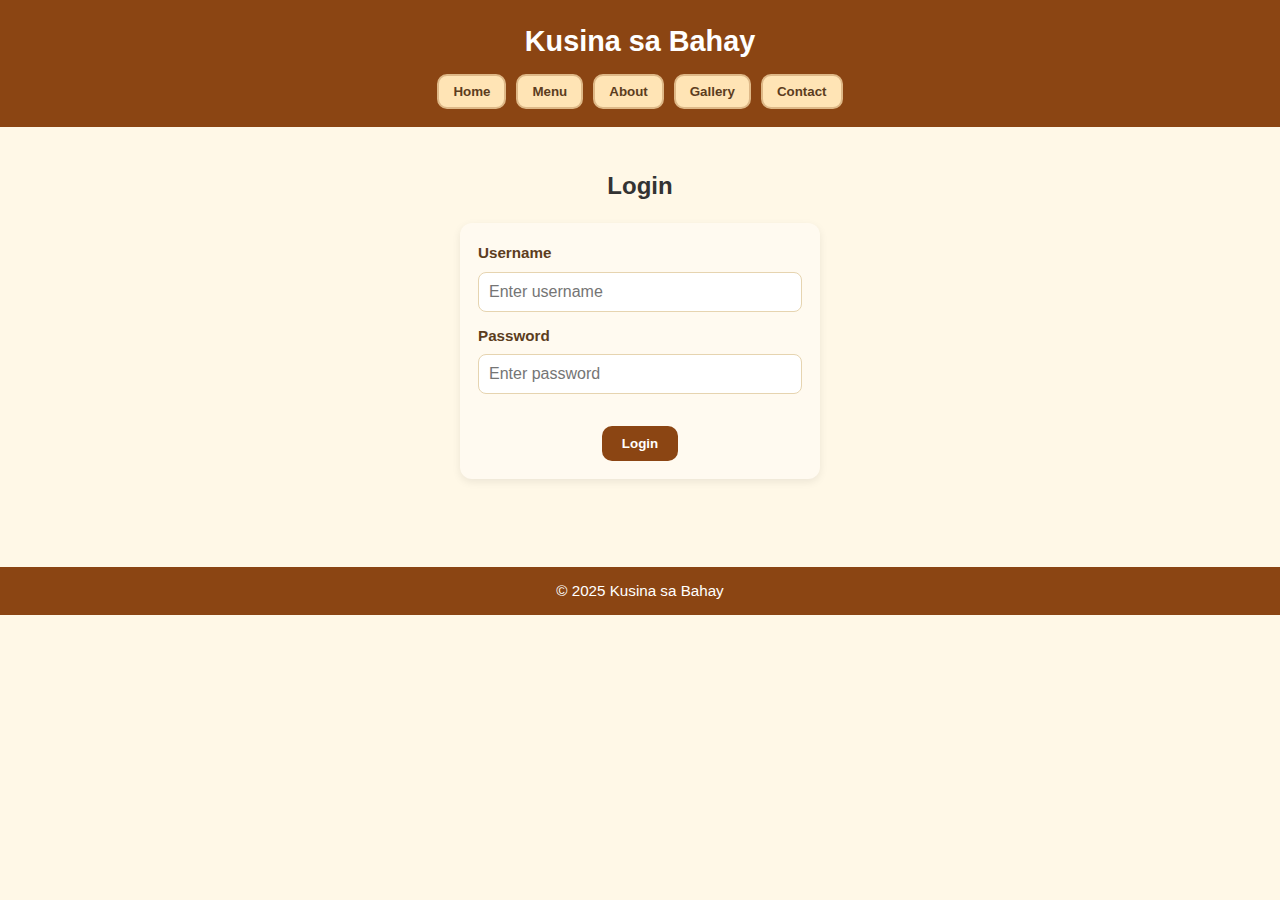
<file: index.html>
<!DOCTYPE html>
<html lang="en">
<head>
  <meta charset="utf-8" />
  <meta name="viewport" content="width=device-width,initial-scale=1" />
  <title>Kusina sa Bahay — Login</title>
  <link rel="stylesheet" href="style.css" />
</head>
<body>
  <header class="header">
    <h1>Kusina sa Bahay</h1>
    <div class="menu-bar">
      <form action="home.html"><button type="submit">Home</button></form>
      <form action="menu.html"><button type="submit">Menu</button></form>
      <form action="about.html"><button type="submit">About</button></form>
      <form action="gallery.html"><button type="submit">Gallery</button></form>
      <form action="contact.html"><button type="submit">Contact</button></form>
    </div>
  </header>

  <div class="page">
    <h2>Login</h2>
    <div class="login-card">
      <label class="input-label">Username
        <input type="text" name="username" placeholder="Enter username" />
      </label>

      <label class="input-label">Password
        <input type="password" name="password" placeholder="Enter password" />
      </label>

      <div class="login-actions">
        <form action="home.html">
          <button type="submit" class="primary">Login</button>
        </form>
      </div>
    </div>
  </div>

  <footer>
    <p>&copy; 2025 Kusina sa Bahay</p>
  </footer>
</body>
</html>
</file>
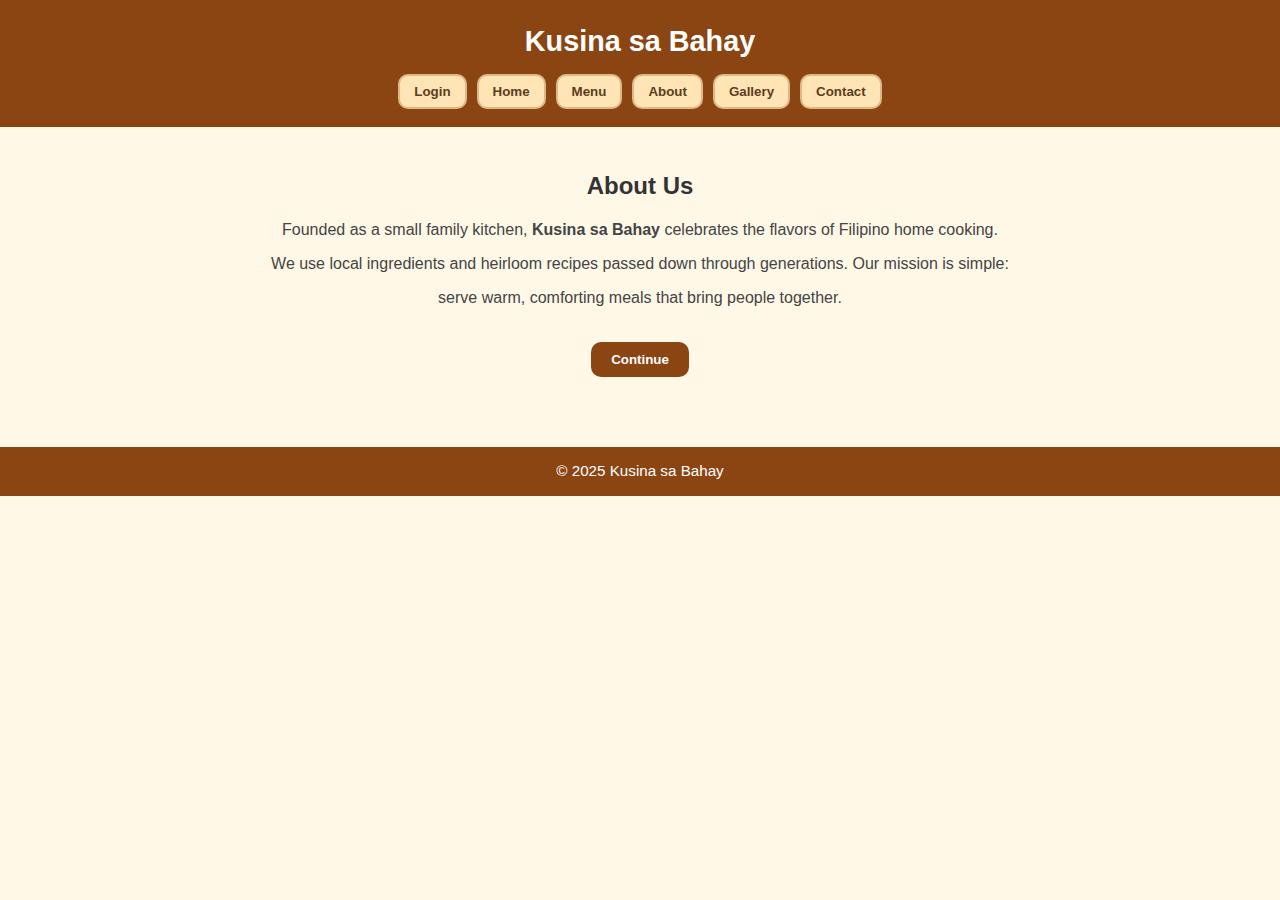
<file: about.html>
<!DOCTYPE html>
<html lang="en">
<head>
  <meta charset="utf-8" />
  <meta name="viewport" content="width=device-width,initial-scale=1" />
  <title>Kusina sa Bahay — About</title>
  <link rel="stylesheet" href="style.css" />
</head>
<body>
  <header class="header">
    <h1>Kusina sa Bahay</h1>
    <div class="menu-bar">
      <form action="index.html"><button type="submit">Login</button></form>
      <form action="home.html"><button type="submit">Home</button></form>
      <form action="menu.html"><button type="submit">Menu</button></form>
      <form action="about.html"><button type="submit">About</button></form>
      <form action="gallery.html"><button type="submit">Gallery</button></form>
      <form action="contact.html"><button type="submit">Contact</button></form>
    </div>
  </header>

  <div class="page">
    <h2>About Us</h2>
    <div class="about-text">
      <p>Founded as a small family kitchen, <strong>Kusina sa Bahay</strong> celebrates the flavors of Filipino home cooking.</p>
      <p>We use local ingredients and heirloom recipes passed down through generations. Our mission is simple:</p>
      <p>serve warm, comforting meals that bring people together.</p>
    </div>

    <form action="gallery.html">
      <button type="submit" class="primary continue-btn">Continue</button>
    </form>
  </div>

  <footer>
    <p>&copy; 2025 Kusina sa Bahay</p>
  </footer>
</body>
</html>
</file>
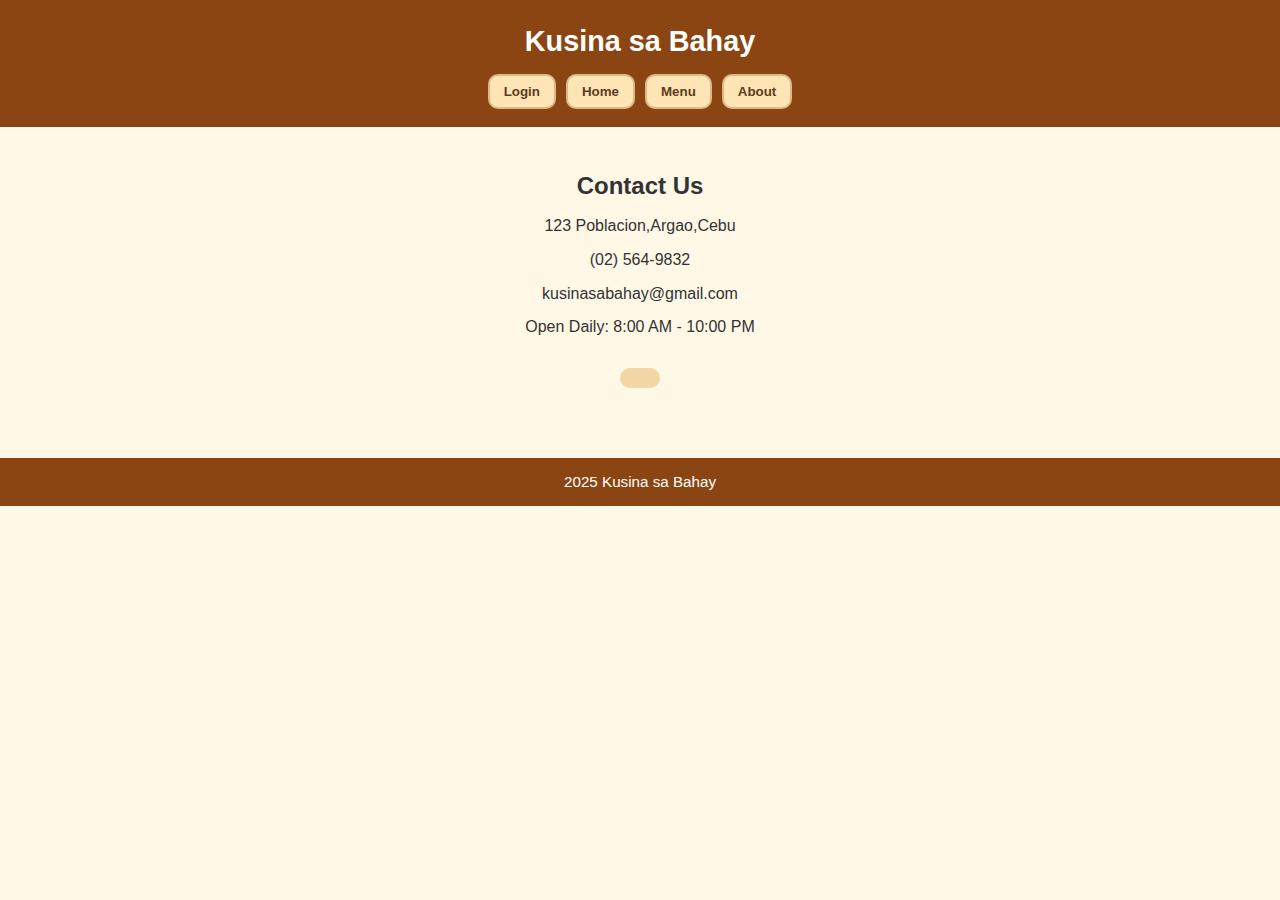
<file: contact.html>
<!DOCTYPE html>
<html lang="en">
<head>
    <meta charset="UTF-8">
    <meta name="viewport" content="width=device-width, initial-scale=1">
    <title>Kusina sa Bahay  --Contact  </title>
    <link rel="stylesheet" href="style.css"/>
</head>
<body>
    <header class="header">
        <h1>Kusina sa Bahay</h1>
        <div class="menu-bar">
            <form action="login.html"><button type="submit">Login</button></form>
            <form action="home.html"><button type="submit">Home</button></form>
            <form action="menu.html"><button type="submit">Menu</button></form>
            <form action="about.html"><button type="submit">About</button></form>
        </div>
    </header>

    <div class="page">
        <h2>Contact Us</h2>
        <p>123 Poblacion,Argao,Cebu</p>
        <p>(02) 564-9832</p>
        <p>kusinasabahay@gmail.com</p>
        <p>Open Daily: 8:00 AM - 10:00 PM</p>

        <form action="login.html">
            <button type="submit" class="secondary exit-btn"></button>
        </form>
    </div>
    <footer>
        <p>2025 Kusina sa Bahay</p>
    </footer>
    
</body>
</html>
</file>
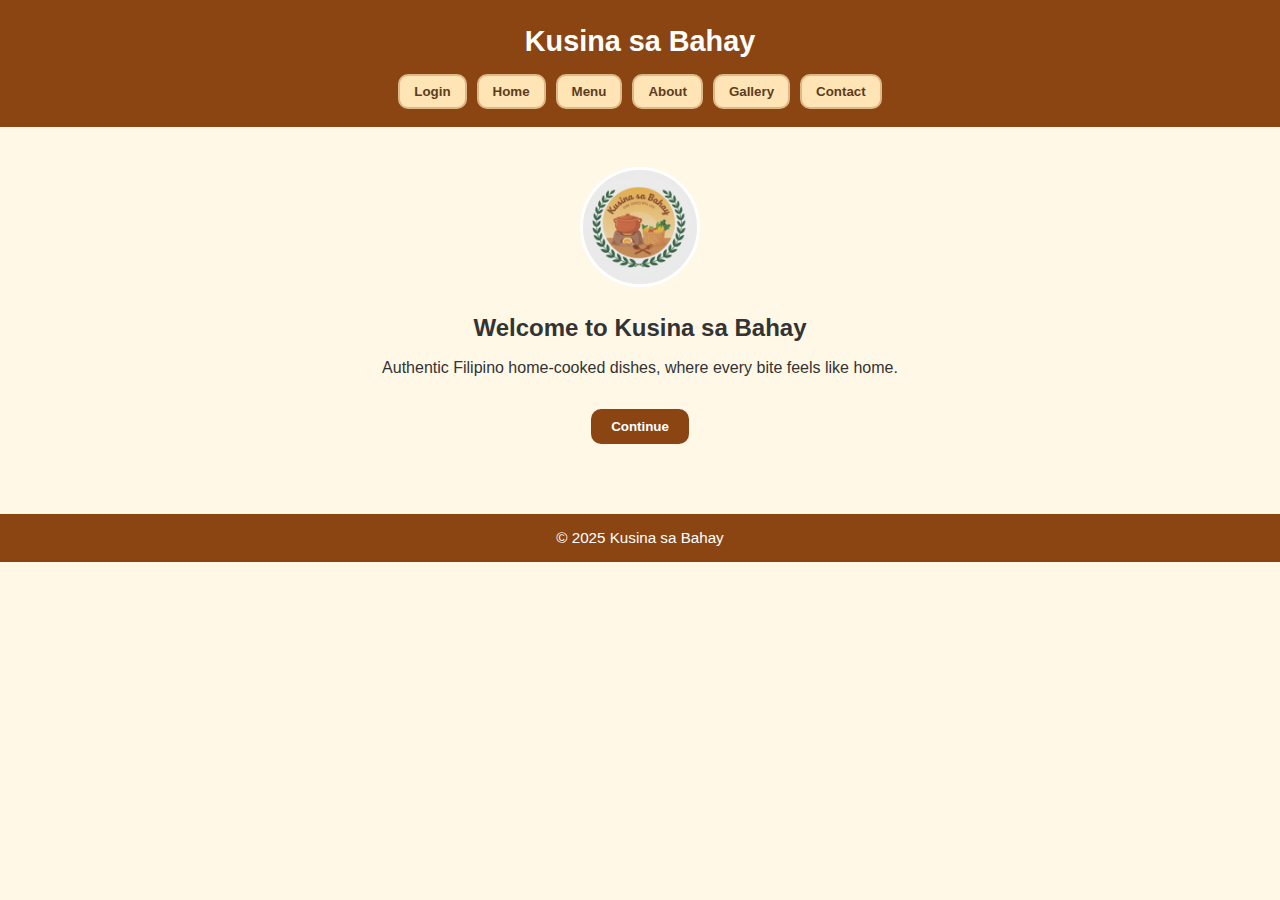
<file: home.html>
<!DOCTYPE html>
<html lang="en">
<head>
    <meta charset="UTF-8">
    <meta name="viewport" content="width=device-width, initial-scale=1.0">
    <title>Kusina sa Bahay - Home</title>
    <link rel="stylesheet" href="style.css"/>
</head>
<body>
    <header class="header">
        <h1>Kusina sa Bahay</h1>
        <div class="menu-bar">
            <form action="login.html"><button type="submit">Login</button></form>
            <form action="home.html"><button type="submit">Home</button></form>
            <form action="menu.html"><button type="submit">Menu</button></form>
            <form action="about.html"><button type="submit">About</button></form>
            <form action="gallery.html"><button type="submit">Gallery</button></form>
            <form action="contact.html"><button type="submit">Contact</button></form>
        </div>
    </header>

    <div class="page">
        <img src="images/logo.jpg" alt="Kusina sa Bahay logo" class="logo-img"/>
        <h2>Welcome to Kusina sa Bahay</h2>
        <p>Authentic Filipino home-cooked dishes, where every bite feels like home.</p>

        <form action="menu.html">
            <button type="submit" class="primary continue-btn">Continue</button>
        </form>
    </div>

    <footer>
        <p>&copy 2025 Kusina sa Bahay</p>
    </footer>
    
</body>
</html>
</file>
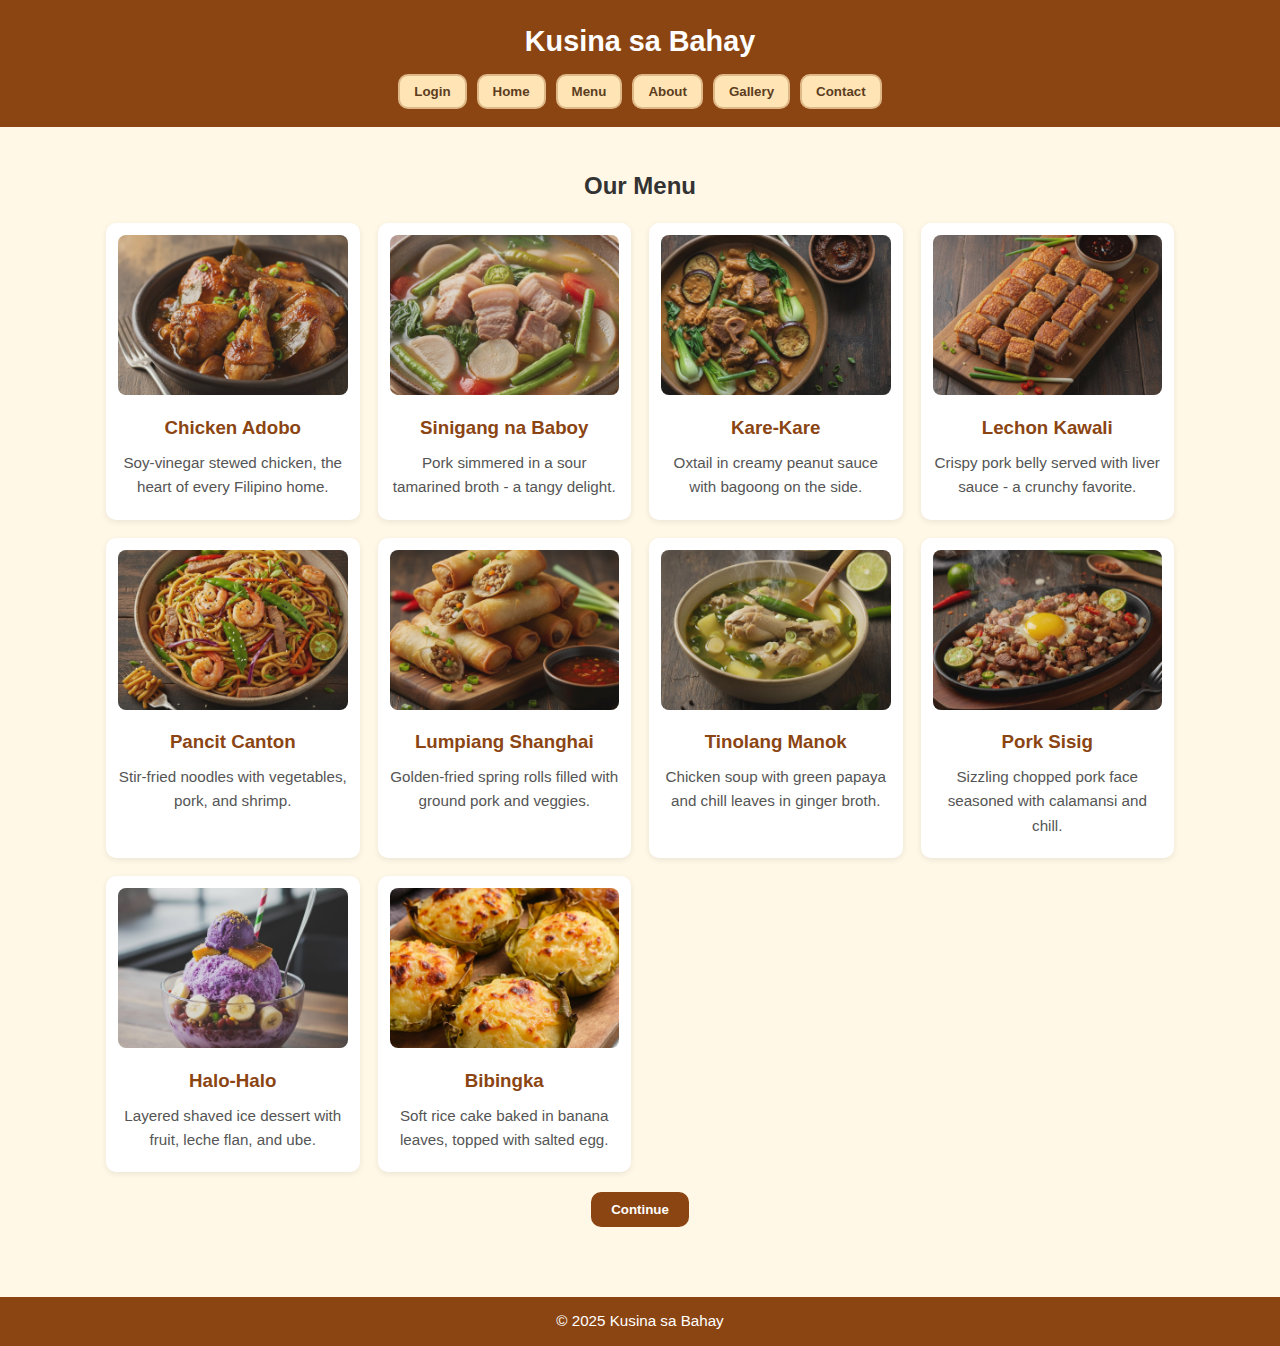
<file: menu.html>
<!DOCTYPE html>
<html lang="en">
<head>
    <meta charset="UTF-8">
    <meta name="viewport" content="width=device-width, initial-scale=1.0">
    <title>Kusina sa Bahay - Menu</title>
    <link rel="stylesheet" href="style.css"/>
</head>
<body>
    <header class="header">
        <h1>Kusina sa Bahay</h1>
        <div class="menu-bar">
            <form action="login.html"><button type="submit">Login</button></form>
            <form action="home.html"><button type="submit">Home</button></form>
            <form action="menu.html"><button type="submit">Menu</button></form>
            <form action="about.html"><button type="submit">About</button></form>
            <form action="gallery.html"><button type="submit">Gallery</button></form>
            <form action="contact.html"><button type="submit">Contact</button></form>
        </div>
    </header>

    <div class="page">
        <h2>Our Menu</h2>
        <div class="menu-items">

            <div class="menu-card">
                <img src="images/adobo.jpg" alt="Chicken Adobo">
                <h3>Chicken Adobo</h3>
                <p>Soy-vinegar stewed chicken, the heart of every Filipino home.</p>
            </div>

            <div class="menu-card">
                <img src="images/sinigang.jpg" alt="Sinigang na Baboy">
                <h3>Sinigang na Baboy</h3>
                <p>Pork simmered in a sour tamarined broth - a tangy delight.</p>
            </div>

            <div class="menu-card">
                <img src="images/kare-kare.jpg" alt="Kare-Kare">
                <h3>Kare-Kare</h3>
                <p>Oxtail in creamy peanut sauce with bagoong on the side.</p>
            </div>

            <div class="menu-card">
                <img src="images/lechon.jpg" alt="Lechon Kawali">
                <h3>Lechon Kawali</h3>
                <p>Crispy pork belly served with liver sauce - a crunchy favorite.</p>
            </div>

            <div class="menu-card">
                <img src="images/pancit.jpg" alt="Pancit Canton">
                <h3>Pancit Canton</h3>
                <p>Stir-fried noodles with vegetables, pork, and shrimp.</p>
            </div>

            <div class="menu-card">
                <img src="images/lumpia.jpg" alt="Lumpiang Shanghai">
                <h3>Lumpiang Shanghai</h3>
                <p>Golden-fried spring rolls filled with ground pork and veggies.</p>
            </div>

            <div class="menu-card">
                <img src="images/tinola.jpg" alt="Tinolang Manok">
                <h3>Tinolang Manok</h3>
                <p>Chicken soup with green papaya and chill leaves in ginger broth.</p>
            </div>

            <div class="menu-card">
                <img src="images/sisig.jpg" alt="Pork Sisig">
                <h3>Pork Sisig</h3>
                <p>Sizzling chopped pork face seasoned with calamansi and chill.</p>
            </div>

            <div class="menu-card">
                <img src="images/halo-halo.jpg" alt="Halo-Halo">
                <h3>Halo-Halo</h3>
                <p>Layered shaved ice dessert with fruit, leche flan, and ube.</p>
            </div>

            <div class="menu-card">
                <img src="images/bibingka.jpg" alt="Bibingka">
                <h3>Bibingka</h3>
                <p>Soft rice cake baked in banana leaves, topped with salted egg.</p>
            </div>
        </div>
        
        <form action="about.html">
            <button type="submit" class="primary continue-btn">Continue</button>
        </form>
    </div>

    <footer>
        <p>&copy 2025 Kusina sa Bahay</p>
    </footer>

</body>
</html>
</file>
<file: style.css>
/* Reset */
* {
  margin: 0;
  padding: 0;
  box-sizing: border-box;
}

/* Body */
body {
  font-family: "Poppins", sans-serif;
  background: #fff8e7;
  color: #333;
  text-align: center;
  line-height: 1.6;
}

/* Header */
.header {
  background: #8b4513;
  color: #fff;
  padding: 18px 10px;
}
.header h1 {
  font-size: 1.8rem;
  margin-bottom: 6px;
}

/* Menu bar */
.menu-bar {
  display: flex;
  justify-content: center;
  flex-wrap: wrap;
  gap: 10px;
  margin-top: 10px;
}
.menu-bar button {
  background: #ffe4b5;
  color: #5c3d1e;
  border: 2px solid #deb887;
  padding: 8px 14px;
  border-radius: 10px;
  font-weight: 700;
  cursor: pointer;
  transition: background 0.2s, transform 0.08s;
}
.menu-bar button:hover {
  background: #f4d88d;
  transform: translateY(-2px);
}

/* Page */
.page {
  padding: 40px 16px;
  max-width: 1100px;
  margin: auto;
  text-align: center;
}

/* Buttons */
.primary,
.secondary,
.continue-btn,
.exit-btn {
  margin-top: 20px;
  padding: 10px 20px;
  border-radius: 10px;
  border: none;
  cursor: pointer;
  font-weight: 700;
}
.primary {
  background: #8b4513;
  color: #fff;
}
.primary:hover {
  background: #a0522d;
}
.secondary {
  background: #f2d6a3;
  color: #5c3d1e;
}
.secondary:hover {
  background: #e8c488;
}

/* Login card */
.login-card {
  display: flex;
  flex-direction: column;
  gap: 12px;
  align-items: center;
  background: #fffaf0;
  padding: 18px;
  border-radius: 12px;
  max-width: 360px;
  margin: 18px auto;
  box-shadow: 0 3px 8px rgba(0, 0, 0, 0.08);
}
.input-label {
  width: 100%;
  text-align: left;
  color: #5c3d1e;
  font-weight: 600;
  font-size: 0.95rem;
}
.input-label input {
  width: 100%;
  padding: 10px;
  margin-top: 6px;
  border-radius: 8px;
  border: 1px solid #e6d4b0;
  font-size: 1rem;
  background: #fff;
}
.login-actions {
  display: flex;
  justify-content: center;
  width: 100%;
}

/* Home */
.logo-img {
  width: 120px;
  height: 120px;
  border-radius: 50%;
  object-fit: cover;
  margin-bottom: 14px;
  border: 3px solid #fff;
}

/* Menu */
.menu-items {
  display: grid;
  grid-template-columns: repeat(auto-fit, minmax(220px, 1fr));
  gap: 18px;
  margin-top: 18px;
}
.menu-card {
  background: #fff;
  border-radius: 10px;
  padding: 12px;
  box-shadow: 0 2px 6px rgba(0, 0, 0, 0.08);
  text-align: center;
}
.menu-card img {
  width: 100%;
  height: 160px;
  object-fit: cover;
  border-radius: 8px;
}
.menu-card h3 {
  margin-top: 10px;
  color: #8b4513;
}
.menu-card p {
  color: #555;
  font-size: 0.95rem;
}

/* About */
.about-text {
  max-width: 820px;
  margin: 12px auto;
  color: #444;
  text-align: center;
}

/* Gallery */
.gallery-grid {
  display: grid;
  grid-template-columns: repeat(auto-fit, minmax(180px, 1fr));
  gap: 10px;
  margin-top: 18px;
}
.gallery-grid img {
  width: 100%;
  height: 160px;
  object-fit: cover;
  border-radius: 8px;
  box-shadow: 0 2px 6px rgba(0, 0, 0, 0.12);
}

/* Contact */
.page p {
  margin: 8px 0;
}

/* Footer */
footer {
  background: #8b4513;
  color: #fff;
  padding: 12px;
  margin-top: 30px;
  font-size: 0.95rem;
}

/* Responsive */
@media (max-width: 768px) {
  .menu-bar button {
    width: 100%;
    padding: 10px;
  }
  .menu-items,
  .gallery-grid {
    grid-template-columns: 1fr 1fr;
  }
  .logo-img {
    width: 100px;
    height: 100px;
  }
}

@media (max-width: 480px) {
  .menu-items,
  .gallery-grid {
    grid-template-columns: 1fr;
  }
}
</file>
